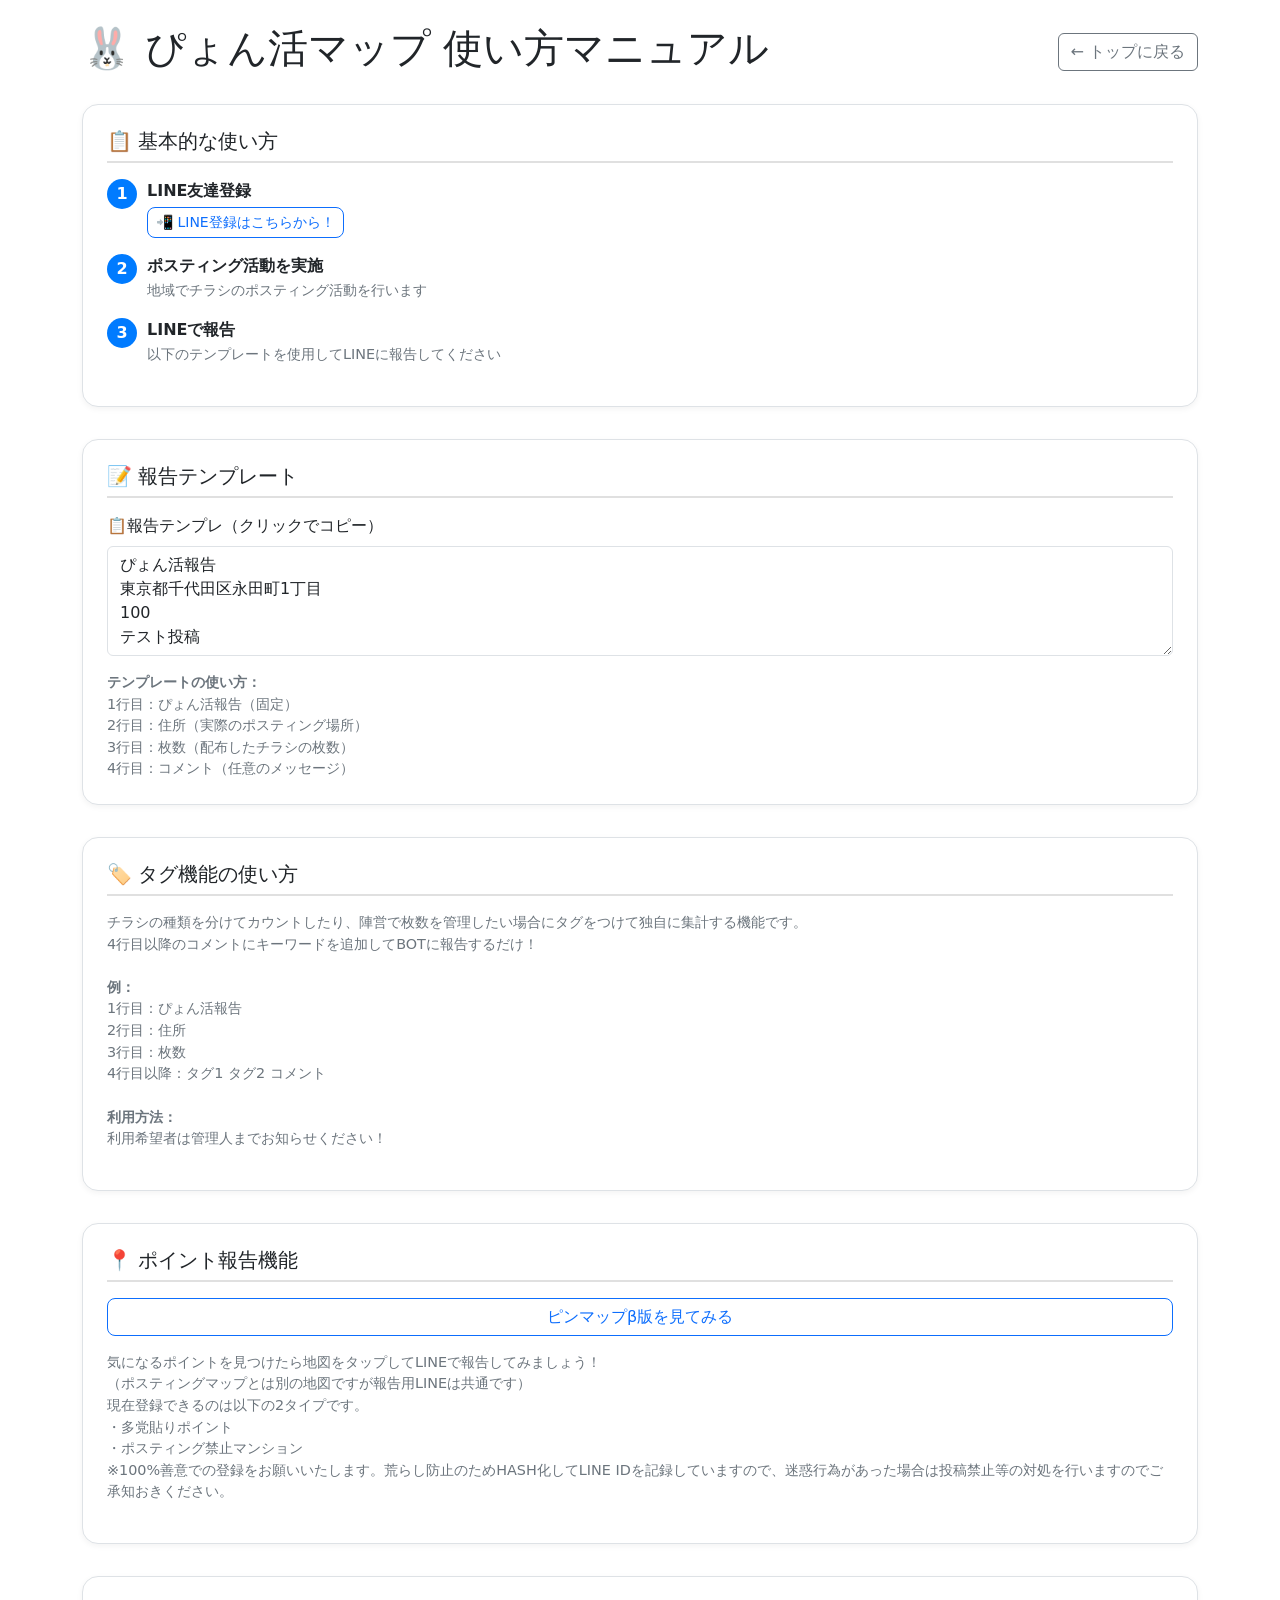
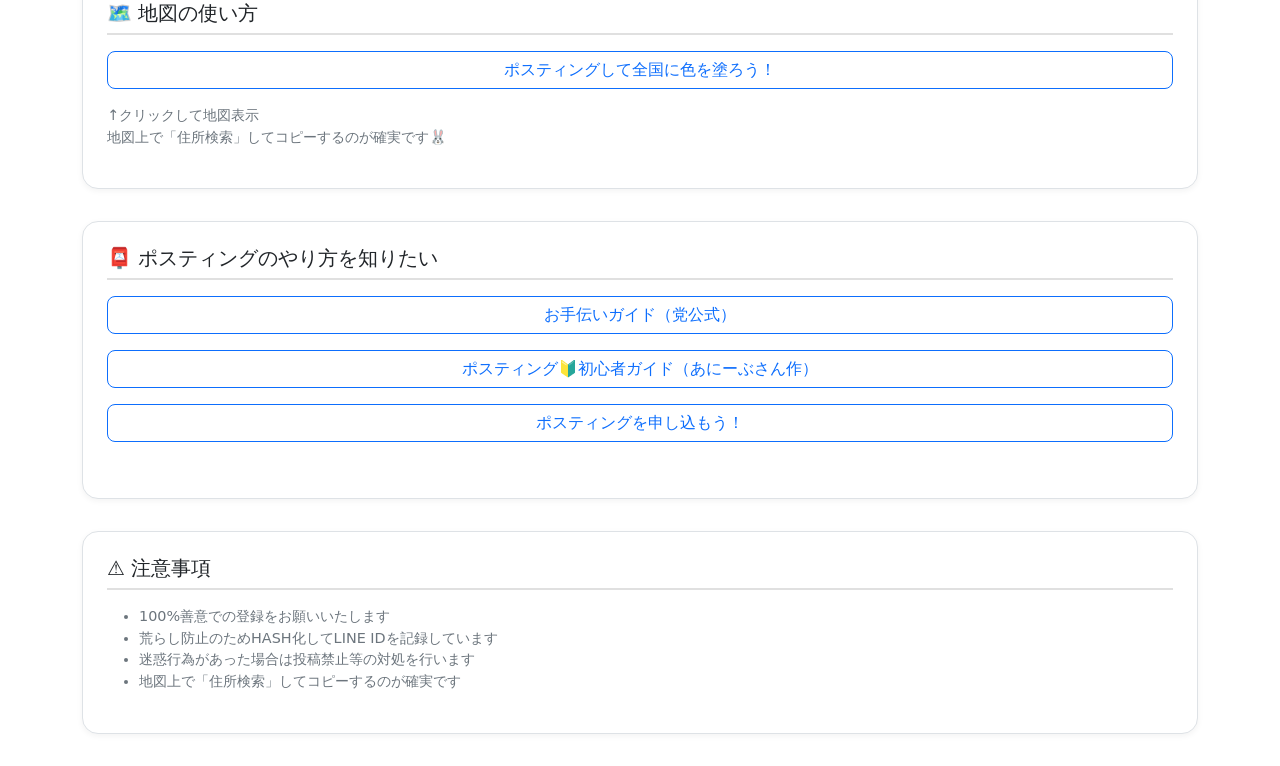
<file: manual.html>
<!doctype html>
<html lang="ja">

<head>
  <meta charset="utf-8">
  <meta name="viewport" content="width=device-width, initial-scale=1">
  <meta name="description" content="ぴょん活マップの使い方マニュアル">
  <meta property="og:title" content="ぴょん活マップ｜使い方マニュアル" />
  <meta property="og:description" content="ぴょん活マップの使い方マニュアル" />
  <meta property="og:url" content="https://pyonkatsu.net/manual.html" />
  <meta property="og:type" content="website" />

  <title>ぴょん活マップ｜使い方マニュアル</title>
  <link href="https://cdn.jsdelivr.net/npm/bootstrap@5.3.2/dist/css/bootstrap.min.css" rel="stylesheet">
  <link rel="apple-touch-icon" sizes="180x180" href="/apple-touch-icon.png">
  <link rel="icon" type="image/png" sizes="32x32" href="/favicon-32x32.png">
  <link rel="icon" type="image/png" sizes="16x16" href="/favicon-16x16.png">
  <link rel="manifest" href="/site.webmanifest">
  <style>
    .section-card {
      background-color: #fff;
      border: 1px solid #dee2e6;
      border-radius: 1rem;
      padding: 1.5rem;
      margin-bottom: 2rem;
      box-shadow: 0 2px 6px rgba(0, 0, 0, 0.05);
    }

    .section-card h3 {
      border-bottom: 2px solid #e0e0e0;
      padding-bottom: 0.5rem;
      margin-bottom: 1rem;
      font-size: 1.25rem;
    }

    .section-card a.btn,
    .section-card .list-group-item {
      border-radius: 0.5rem;
    }

    .note {
      font-size: 0.9rem;
      color: #666;
    }

    .small-note {
      font-size: 0.9rem;
      color: #6c757d;
    }

    .step-number {
      background-color: #007bff;
      color: white;
      border-radius: 50%;
      width: 30px;
      height: 30px;
      display: inline-flex;
      align-items: center;
      justify-content: center;
      font-weight: bold;
      margin-right: 10px;
    }

    @media (max-width: 576px) {
      .section-card {
        padding: 1rem;
      }
    }
  </style>
</head>

<body>
  <div class="container-sm my-4">
    <div class="d-flex justify-content-between align-items-center mb-4">
      <h1>🐰 ぴょん活マップ 使い方マニュアル</h1>
      <a href="./index.html" class="btn btn-outline-secondary">← トップに戻る</a>
    </div>

    <!-- 基本の使い方 -->
    <div class="section-card">
      <h3>📋 基本的な使い方</h3>
      <div class="mb-3">
        <div class="d-flex align-items-start mb-3">
          <span class="step-number">1</span>
          <div>
            <strong>LINE友達登録</strong><br>
            <a href="https://lin.ee/Vk066W8r" class="btn btn-outline-primary btn-sm mt-1">
              📲 LINE登録はこちらから！
            </a>
          </div>
        </div>
        
        <div class="d-flex align-items-start mb-3">
          <span class="step-number">2</span>
          <div>
            <strong>ポスティング活動を実施</strong><br>
            <span class="small-note">地域でチラシのポスティング活動を行います</span>
          </div>
        </div>
        
        <div class="d-flex align-items-start mb-3">
          <span class="step-number">3</span>
          <div>
            <strong>LINEで報告</strong><br>
            <span class="small-note">以下のテンプレートを使用してLINEに報告してください</span>
          </div>
        </div>
      </div>
    </div>

    <!-- 報告テンプレート -->
    <div class="section-card">
      <h3>📝 報告テンプレート</h3>
      <div class="mb-3">
        <label for="copyText" class="form-label">📋報告テンプレ（クリックでコピー）</label>
        <textarea id="copyText" class="form-control mb-2" rows="4" readonly style="cursor:pointer;"
          onclick="copyToClipboard()" tabindex="0" onkeydown="if(event.key==='Enter'||event.key===' '||event.keyCode===13||event.keyCode===32){copyToClipboard();event.preventDefault();}">ぴょん活報告
東京都千代田区永田町1丁目
100
テスト投稿</textarea>
        <div id="copyMsg" class="text-success small" style="display:none;">✅ コピーしました！</div>
      </div>
      
      <div class="small-note">
        <strong>テンプレートの使い方：</strong><br>
        1行目：ぴょん活報告（固定）<br>
        2行目：住所（実際のポスティング場所）<br>
        3行目：枚数（配布したチラシの枚数）<br>
        4行目：コメント（任意のメッセージ）
      </div>
    </div>

    <!-- タグ機能 -->
    <div class="section-card">
      <h3>🏷️ タグ機能の使い方</h3>
      <div class="mb-3">
        <div class="small-note">
          チラシの種類を分けてカウントしたり、陣営で枚数を管理したい場合にタグをつけて独自に集計する機能です。<br>
          4行目以降のコメントにキーワードを追加してBOTに報告するだけ！<br><br>
          
          <strong>例：</strong><br>
          1行目：ぴょん活報告<br>
          2行目：住所<br>
          3行目：枚数<br>
          4行目以降：タグ1 タグ2 コメント<br><br>
          
          <strong>利用方法：</strong><br>
          利用希望者は管理人までお知らせください！
        </div>
      </div>
    </div>

    <!-- ポイント報告機能 -->
    <div class="section-card">
      <h3>📍 ポイント報告機能</h3>
      <div class="mb-3">
        <a href="./pinmap/" class="btn btn-outline-primary w-100 mb-3">
          ピンマップβ版を見てみる
        </a>
        <div class="small-note">
          気になるポイントを見つけたら地図をタップしてLINEで報告してみましょう！<br>
          （ポスティングマップとは別の地図ですが報告用LINEは共通です）<br>
          現在登録できるのは以下の2タイプです。<br>
          ・多党貼りポイント<br>
          ・ポスティング禁止マンション<br>
          ※100%善意での登録をお願いいたします。荒らし防止のためHASH化してLINE IDを記録していますので、迷惑行為があった場合は投稿禁止等の対処を行いますのでご承知おきください。
        </div>
      </div>
    </div>

    <!-- 地図の使い方 -->
    <div class="section-card">
      <h3>🗺️ 地図の使い方</h3>
      <div class="mb-3">
        <a href="./conquer/" class="btn btn-outline-primary w-100 mb-3">
          ポスティングして全国に色を塗ろう！
        </a>
        <div class="small-note">
          ↑クリックして地図表示<br>
          地図上で「住所検索」してコピーするのが確実です🐰
        </div>
      </div>
    </div>

    <!-- ポスティングのやり方 -->
    <div class="section-card">
      <h3>📮 ポスティングのやり方を知りたい</h3>
      <div class="mb-3">
        <a href="https://team.new-kokumin.jp/wp-content/themes/dpfp-vc/files/DPFP-GuideForSupportStaff-ver1.2.pdf"
          class="btn btn-outline-primary w-100 mb-3">
          お手伝いガイド（党公式）
        </a>
        <a href="https://dpfp-db.com/posting/" class="btn btn-outline-primary w-100 mb-3">
          ポスティング🔰初心者ガイド（あにーぶさん作）
        </a>
        <a href="https://team.new-kokumin.jp/evinfo_category/posting/" class="btn btn-outline-primary w-100 mb-3">
          ポスティングを申し込もう！
        </a>
      </div>
    </div>

    <!-- 注意事項 -->
    <div class="section-card">
      <h3>⚠️ 注意事項</h3>
      <div class="mb-3">
        <div class="small-note">
          <ul>
            <li>100%善意での登録をお願いいたします</li>
            <li>荒らし防止のためHASH化してLINE IDを記録しています</li>
            <li>迷惑行為があった場合は投稿禁止等の対処を行います</li>
            <li>地図上で「住所検索」してコピーするのが確実です</li>
          </ul>
        </div>
      </div>
    </div>

  </div>

  <script>
    function copyToClipboard() {
      const textarea = document.getElementById("copyText");
      textarea.select();
      textarea.setSelectionRange(0, 99999); // モバイル対応

      navigator.clipboard.writeText(textarea.value).then(() => {
        const msg = document.getElementById("copyMsg");
        msg.textContent = "コピーしました！";
        msg.style.display = "block";
        msg.style.color = "green";
        setTimeout(() => msg.style.display = "none", 2000);
      }).catch((err) => {
        const msg = document.getElementById("copyMsg");
        msg.textContent = "コピーに失敗しました";
        msg.style.display = "block";
        msg.style.color = "red";
        setTimeout(() => msg.style.display = "none", 2000);
      });
    }
  </script>
  <script src="https://cdn.jsdelivr.net/npm/bootstrap@5.3.2/dist/js/bootstrap.bundle.min.js"></script>
</body>

</html>
</file>
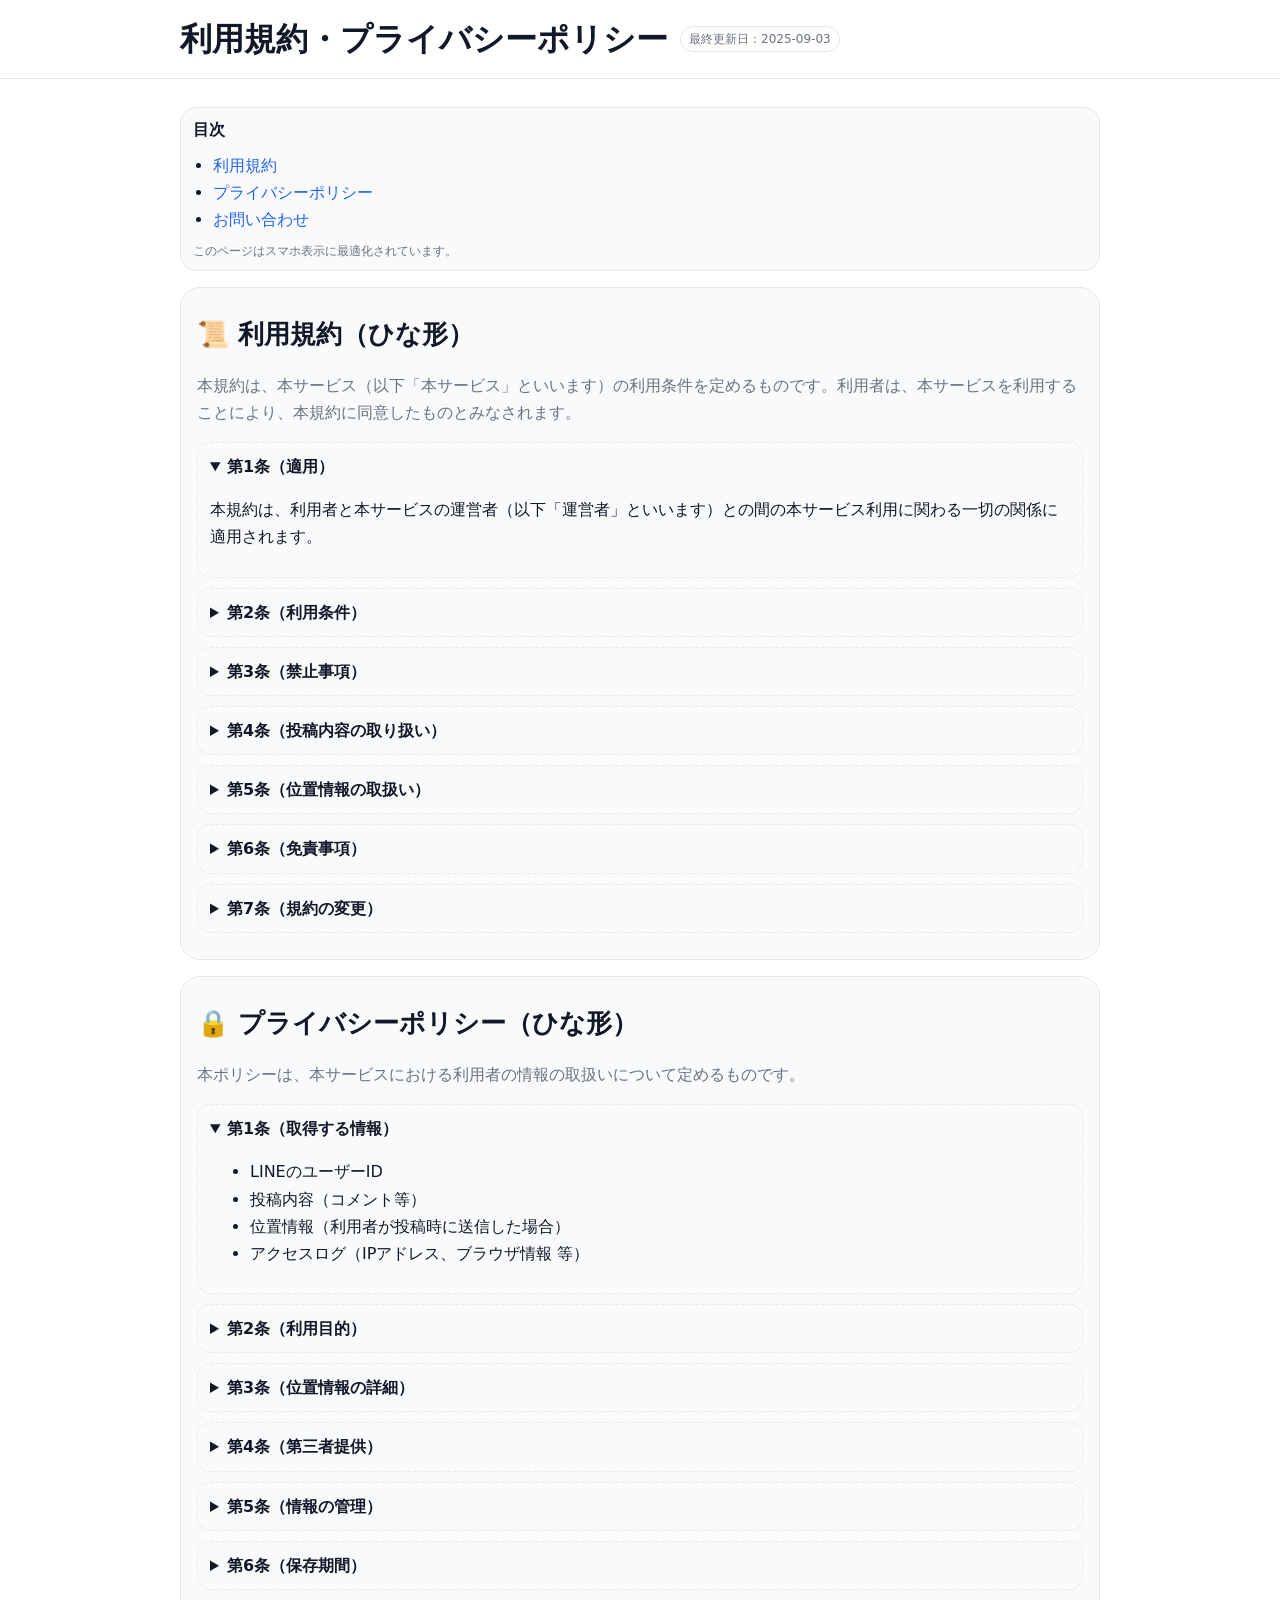
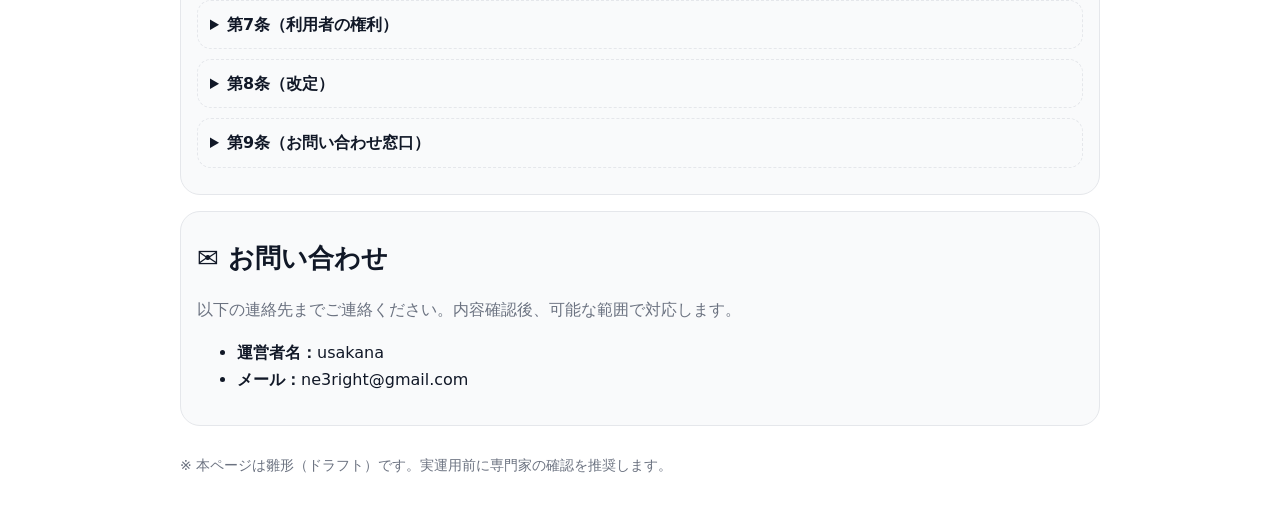
<file: policy.html>
<!doctype html>
<html lang="ja">
<head>
  <meta charset="utf-8" />
  <meta name="viewport" content="width=device-width, initial-scale=1, viewport-fit=cover" />
  <meta name="color-scheme" content="light dark" />
  <title>利用規約・プライバシーポリシー</title>
  <style>
    :root {
      --bg: #ffffff;
      --fg: #111827;
      --muted: #6b7280;
      --card: #f9fafb;
      --border: #e5e7eb;
      --link: #2563eb;
      --accent: #10b981;
    }
    @media (prefers-color-scheme: dark) {
      :root {
        --bg: #0b1020;
        --fg: #e5e7eb;
        --muted: #9ca3af;
        --card: #121a33;
        --border: #1f2937;
        --link: #60a5fa;
        --accent: #34d399;
      }
    }
    html, body { height: 100%; }
    body {
      margin: 0;
      font-family: system-ui, -apple-system, "Segoe UI", Roboto, Helvetica, Arial, "Apple Color Emoji", "Segoe UI Emoji";
      background: var(--bg);
      color: var(--fg);
      line-height: 1.7;
      -webkit-text-size-adjust: 100%;
    }
    .container {
      max-width: 920px;
      margin: 0 auto;
      padding: 16px env(safe-area-inset-right) 32px env(safe-area-inset-left);
    }
    header {
      position: sticky; top: 0; z-index: 20;
      backdrop-filter: saturate(180%) blur(8px);
      background: color-mix(in oklab, var(--bg) 85%, transparent);
      border-bottom: 1px solid var(--border);
    }
    header .inner { display: flex; align-items: center; gap: 12px; padding: 12px 16px; }
    h1 { font-size: clamp(20px, 3.5vw, 32px); margin: 0; }
    .badge { font-size: 12px; color: var(--muted); border: 1px solid var(--border); padding: 2px 8px; border-radius: 999px; }
    nav.toc {
      margin: 12px 0 16px; padding: 8px 12px; background: var(--card); border: 1px solid var(--border); border-radius: 16px;
    }
    nav.toc a { color: var(--link); text-decoration: none; }
    nav.toc ul { margin: 8px 0; padding-left: 20px; }
    section.card {
      background: var(--card);
      border: 1px solid var(--border);
      border-radius: 20px;
      padding: 16px;
      margin: 16px 0;
    }
    h2 { font-size: clamp(18px, 2.8vw, 26px); margin: 8px 0 4px; }
    h3 { font-size: clamp(16px, 2.4vw, 22px); margin: 16px 0 8px; }
    details { background: transparent; border: 1px dashed var(--border); border-radius: 14px; padding: 10px 12px; margin: 10px 0; }
    details > summary { cursor: pointer; font-weight: 600; }
    .muted { color: var(--muted); }
    a { color: var(--link); }
    .footer { color: var(--muted); font-size: 14px; margin-top: 28px; }
    .grid { display: grid; gap: 12px; }
    @media (min-width: 760px) { .grid.cols-2 { grid-template-columns: 1fr 1fr; } }
    .pill { display: inline-block; padding: 2px 10px; border: 1px solid var(--border); border-radius: 999px; font-size: 12px; color: var(--muted); }
    .cta {
      display: inline-block; margin-top: 12px; padding: 10px 14px; border: 1px solid var(--border); border-radius: 12px;
      text-decoration: none; color: var(--fg); background: color-mix(in oklab, var(--accent) 12%, var(--card));
    }
    /* Print-friendly */
    @media print {
      header { position: static; backdrop-filter: none; }
      nav.toc { break-inside: avoid; }
      .cta { display: none; }
      body { background: #fff; color: #000; }
    }
  </style>
</head>
<body>
  <header>
    <div class="inner container">
      <h1>利用規約・プライバシーポリシー</h1>
      <span class="badge" id="last-updated">最終更新日：2025-09-03</span>
    </div>
  </header>
  <div class="container">

    <nav class="toc" aria-label="目次">
      <strong>目次</strong>
      <ul>
        <li><a href="#terms">利用規約</a></li>
        <li><a href="#privacy">プライバシーポリシー</a></li>
        <li><a href="#contact">お問い合わせ</a></li>
      </ul>
      <div class="muted" style="font-size:12px;">このページはスマホ表示に最適化されています。</div>
    </nav>

    <!-- 利用規約 -->
    <section id="terms" class="card" aria-labelledby="terms-title">
      <h2 id="terms-title">📜 利用規約（ひな形）</h2>
      <p class="muted">本規約は、本サービス（以下「本サービス」といいます）の利用条件を定めるものです。利用者は、本サービスを利用することにより、本規約に同意したものとみなされます。</p>

      <details open>
        <summary>第1条（適用）</summary>
        <p>本規約は、利用者と本サービスの運営者（以下「運営者」といいます）との間の本サービス利用に関わる一切の関係に適用されます。</p>
      </details>

      <details>
        <summary>第2条（利用条件）</summary>
        <ul>
          <li>利用者は、LINEアカウントを通じて本サービスを利用できます。</li>
          <li>本サービスは匿名利用が可能ですが、不正利用防止のため投稿時にLINEのユーザーIDを暗号化して記録します。</li>
        </ul>
      </details>

      <details>
        <summary>第3条（禁止事項）</summary>
        <ul>
          <li>法令または公序良俗に違反する行為</li>
          <li>誹謗中傷や差別的な投稿</li>
          <li>個人情報や第三者の権利を侵害する投稿</li>
          <li>不正アクセスやシステムへの攻撃</li>
          <li>その他、運営者が不適切と判断する行為</li>
        </ul>
      </details>

      <details>
        <summary>第4条（投稿内容の取り扱い）</summary>
        <ol>
          <li>投稿内容の著作権は利用者に帰属します。</li>
          <li>運営者は、投稿内容を本サービスの提供・改善のために無償で利用できるものとします。</li>
          <li>運営者は、不適切と判断した投稿を削除できるものとします。</li>
        </ol>
      </details>

      <details>
        <summary>第5条（位置情報の取扱い）</summary>
        <p>本サービスは、利用者が明示的に送信した位置情報を、地図表示や不正利用防止の目的で利用します。位置情報の詳細はプライバシーポリシーをご確認ください。</p>
      </details>

      <details>
        <summary>第6条（免責事項）</summary>
        <ol>
          <li>運営者は、投稿内容の正確性・合法性について責任を負いません。</li>
          <li>運営者は、サービスの中断・停止・終了によって生じた損害について責任を負いません。</li>
        </ol>
      </details>

      <details>
        <summary>第7条（規約の変更）</summary>
        <p>運営者は、必要に応じて本規約を改定できるものとします。改定後の規約は、本サービス上での告知をもって効力を生じるものとします。</p>
      </details>
    </section>

    <!-- プライバシーポリシー -->
    <section id="privacy" class="card" aria-labelledby="privacy-title">
      <h2 id="privacy-title">🔒 プライバシーポリシー（ひな形）</h2>
      <p class="muted">本ポリシーは、本サービスにおける利用者の情報の取扱いについて定めるものです。</p>

      <details open>
        <summary>第1条（取得する情報）</summary>
        <ul>
          <li>LINEのユーザーID</li>
          <li>投稿内容（コメント等）</li>
          <li>位置情報（利用者が投稿時に送信した場合）</li>
          <li>アクセスログ（IPアドレス、ブラウザ情報 等）</li>
        </ul>
      </details>

      <details>
        <summary>第2条（利用目的）</summary>
        <ul>
          <li>投稿内容を地図上に表示するため</li>
          <li>不正利用やスパム投稿を防止するため</li>
          <li>サービスの運営・改善のため</li>
          <li>法令に基づく問い合わせや対応のため</li>
        </ul>
      </details>

      <details>
        <summary>第3条（位置情報の詳細）</summary>
        <p>位置情報は、利用者の端末またはLINEメッセージに付随する緯度・経度等を指します。利用者が送信した位置情報は、地図表示や集計の目的で利用されます。</p>
      </details>

      <details>
        <summary>第4条（第三者提供）</summary>
        <p>運営者は、以下の場合を除き、取得した情報を第三者に提供しません。</p>
        <ul>
          <li>本人の同意がある場合</li>
          <li>法令に基づき開示が必要な場合</li>
        </ul>
      </details>

      <details>
        <summary>第5条（情報の管理）</summary>
        <p>運営者は、取得した情報を適切に管理し、漏洩・改ざん・不正アクセスを防止するための合理的な安全管理措置を講じます。</p>
      </details>

      <details>
        <summary>第6条（保存期間）</summary>
        <p>取得した情報は、利用目的の達成に必要な期間保存し、その後は削除または匿名化します。</p>
      </details>

      <details>
        <summary>第7条（利用者の権利）</summary>
        <p>利用者は、自身の情報の開示・訂正・削除を運営者に請求できます。その場合は、運営者の定める手続に従って対応します。</p>
      </details>

      <details>
        <summary>第8条（改定）</summary>
        <p>運営者は、本ポリシーを随時改定できるものとします。改定後は、本サービス上で告知を行います。</p>
      </details>

      <details>
        <summary>第9条（お問い合わせ窓口）</summary>
        <div class="grid cols-2">
          <div>
            <div class="pill">運営者名</div>
            <p id="operator-name">ぴょん活マップ開発チーム</p>
          </div>
          <div>
            <div class="pill">連絡先</div>
            <p id="contact-email">ne3right@gmail.com</p>
          </div>
        </div>
        <a class="cta" href="#contact" aria-label="お問い合わせへ移動">お問い合わせへ</a>
      </details>
    </section>

    <!-- お問い合わせ -->
    <section id="contact" class="card" aria-labelledby="contact-title">
      <h2 id="contact-title">✉️ お問い合わせ</h2>
      <p class="muted">以下の連絡先までご連絡ください。内容確認後、可能な範囲で対応します。</p>
      <ul>
        <li><strong>運営者名：</strong><span id="contact-operator">usakana</span></li>
        <li><strong>メール：</strong><span id="contact-mail">ne3right@gmail.com</span></li>
      </ul>
    </section>

    <p class="footer">※ 本ページは雛形（ドラフト）です。実運用前に専門家の確認を推奨します。</p>
  </div>

  <script>
    // 置換しやすいように、URLパラメータで運営者名・連絡先を差し込める簡易スクリプト
    // 例: terms.html?name=Pyokatsu&mail=info%40example.com
    (function(){
      const p = new URLSearchParams(location.search);
      const name = p.get('name');
      const mail = p.get('mail');
      if (name) {
        document.querySelectorAll('#operator-name, #contact-operator').forEach(el => el.textContent = name);
      }
      if (mail) {
        document.querySelectorAll('#contact-email, #contact-mail').forEach(el => el.textContent = mail);
      }
    })();
  </script>
</body>
</html>
</file>
